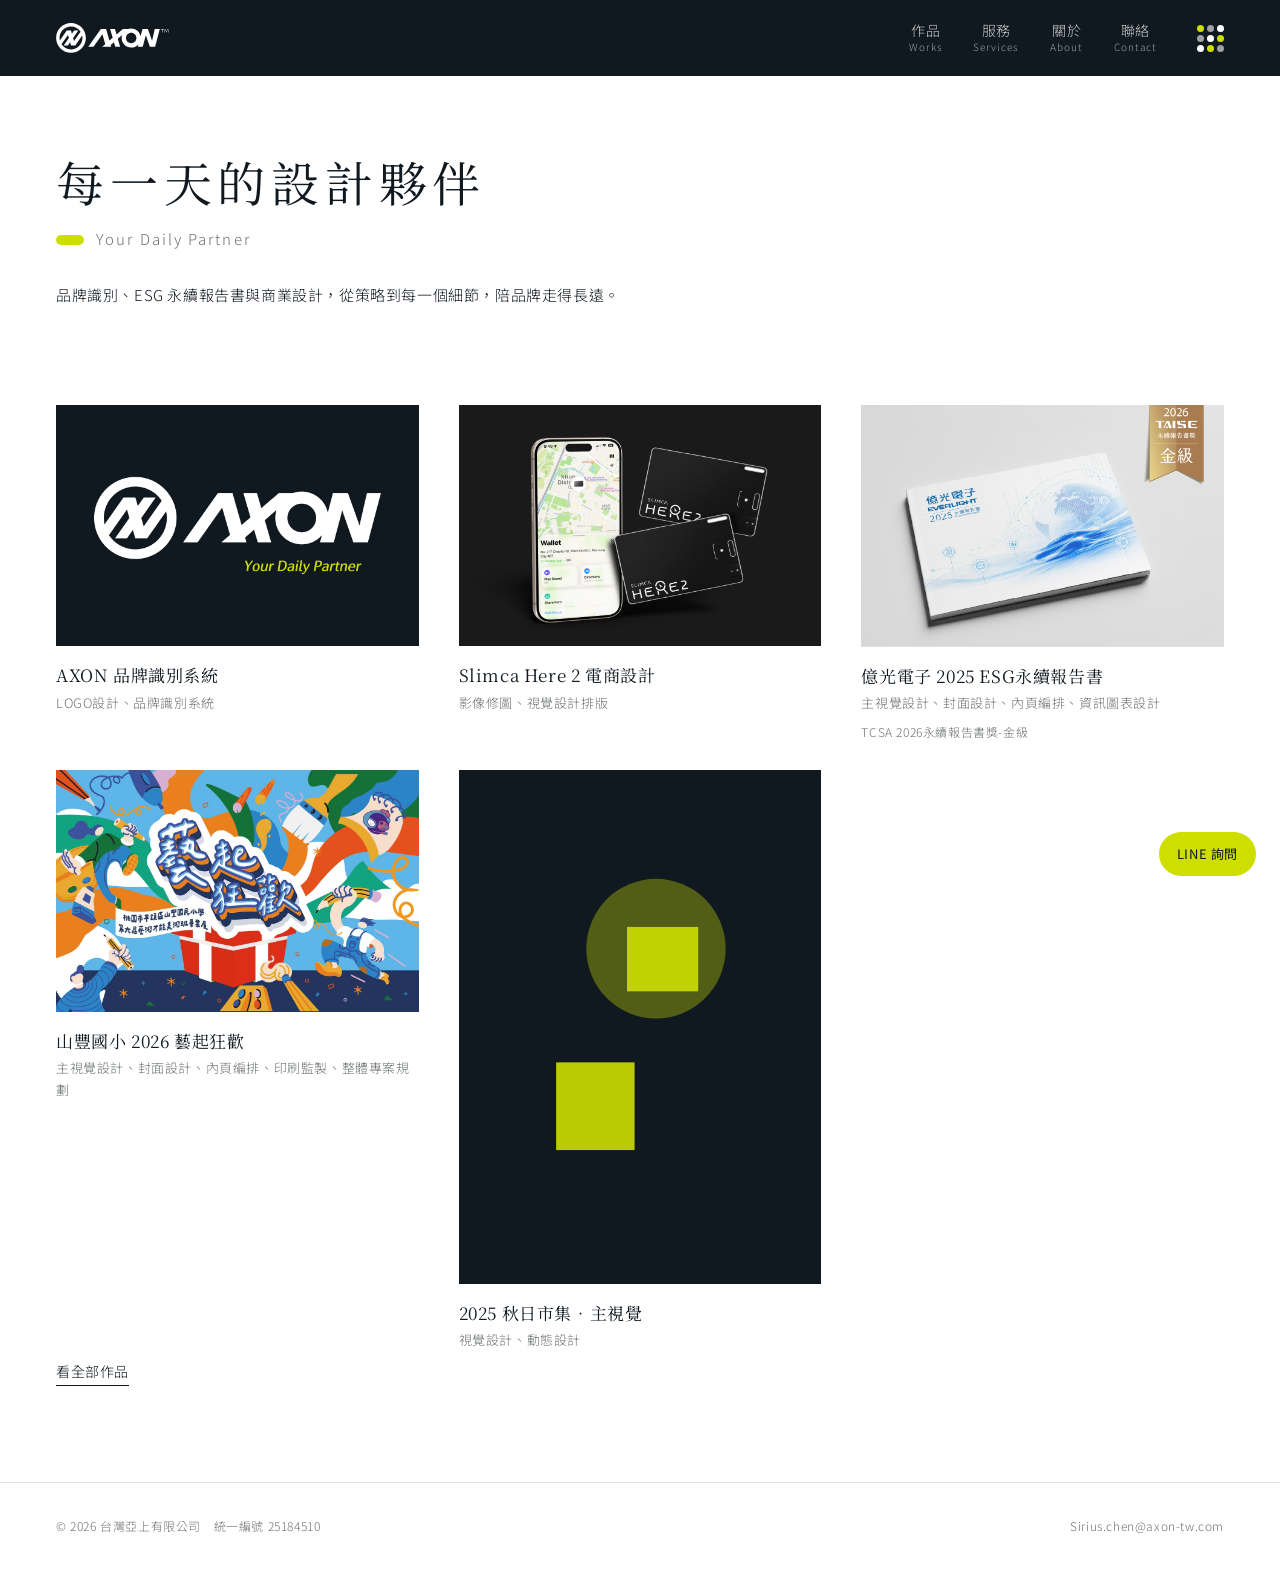
<file: index.html>
<!DOCTYPE html>
<html lang="zh-Hant-TW">
<head>
<meta charset="utf-8">
<meta name="viewport" content="width=device-width, initial-scale=1">
<title>首頁</title>
<meta name="description" content="AXON 台灣亞上是台中的設計公司，專注 ESG 永續報告書設計、品牌識別、商業設計、活動企劃與網頁規劃。">
<link rel="icon" href="favicon-32.png" sizes="32x32" type="image/png">
<link rel="icon" href="favicon.svg" type="image/svg+xml">
<link rel="apple-touch-icon" href="apple-touch-icon.png">
<link rel="preconnect" href="https://fonts.googleapis.com">
<link rel="preconnect" href="https://fonts.gstatic.com" crossorigin>
<link href="https://fonts.googleapis.com/css2?family=Noto+Sans+TC:wght@300;400&family=Noto+Serif+TC:wght@400&display=swap" rel="stylesheet">
<link rel="stylesheet" href="assets/style.css">
</head>
<body data-page="home">
<main></main>
<script src="assets/app.js"></script>
</body>
</html>
</file>
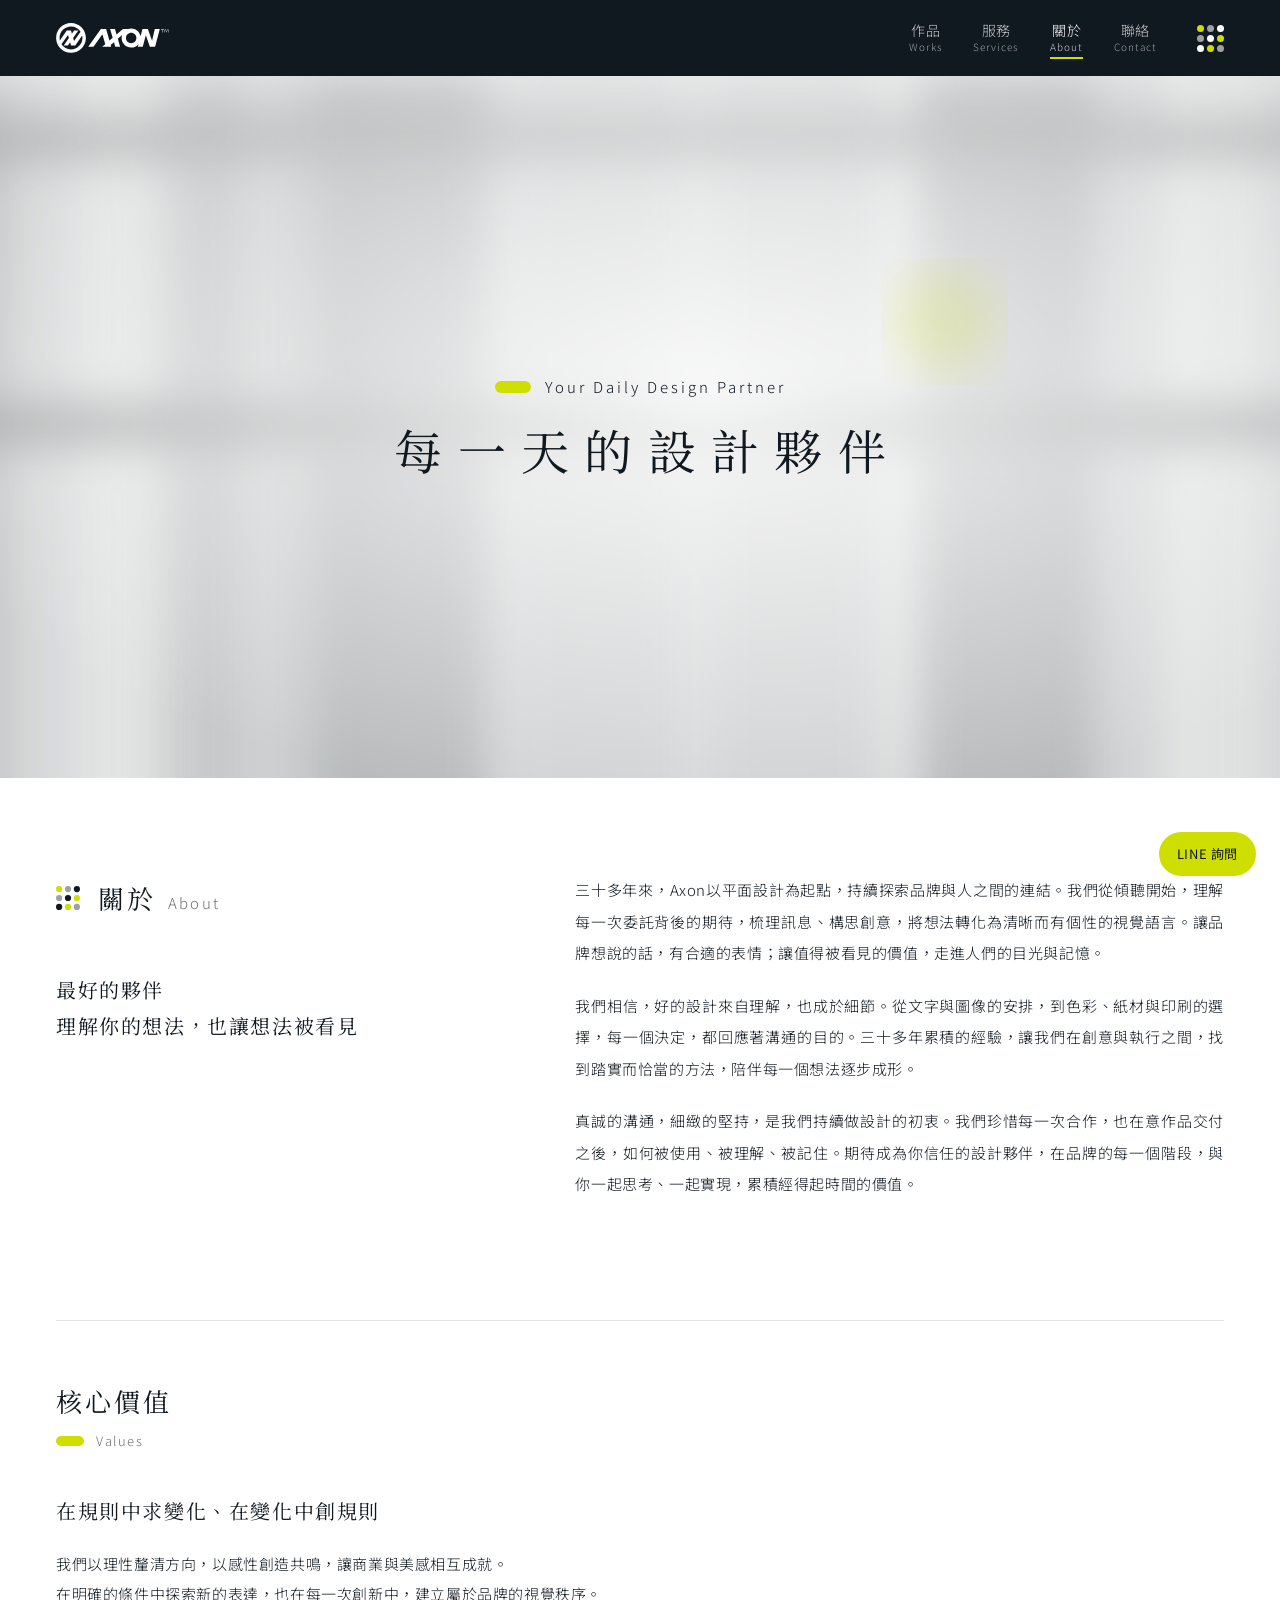
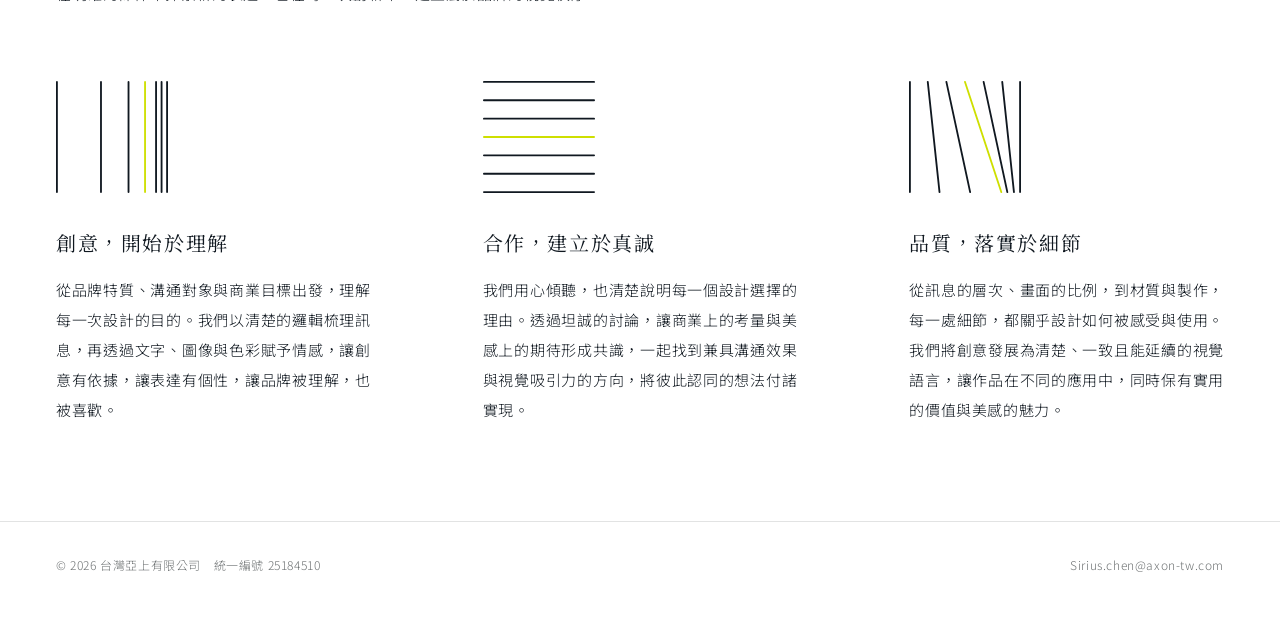
<file: about.html>
<!DOCTYPE html>
<html lang="zh-Hant-TW">
<head>
<meta charset="utf-8">
<meta name="viewport" content="width=device-width, initial-scale=1">
<title>關於</title>
<meta name="description" content="AXON 台灣亞上是台中的設計公司，專注 ESG 永續報告書設計、品牌識別、商業設計、活動企劃與網頁規劃。">
<link rel="icon" href="favicon-32.png" sizes="32x32" type="image/png">
<link rel="icon" href="favicon.svg" type="image/svg+xml">
<link rel="apple-touch-icon" href="apple-touch-icon.png">
<link rel="preconnect" href="https://fonts.googleapis.com">
<link rel="preconnect" href="https://fonts.gstatic.com" crossorigin>
<link href="https://fonts.googleapis.com/css2?family=Noto+Sans+TC:wght@300;400&family=Noto+Serif+TC:wght@400&display=swap" rel="stylesheet">
<link rel="stylesheet" href="assets/style.css">
</head>
<body data-page="about">
<main></main>
<script src="assets/app.js"></script>
</body>
</html>
</file>
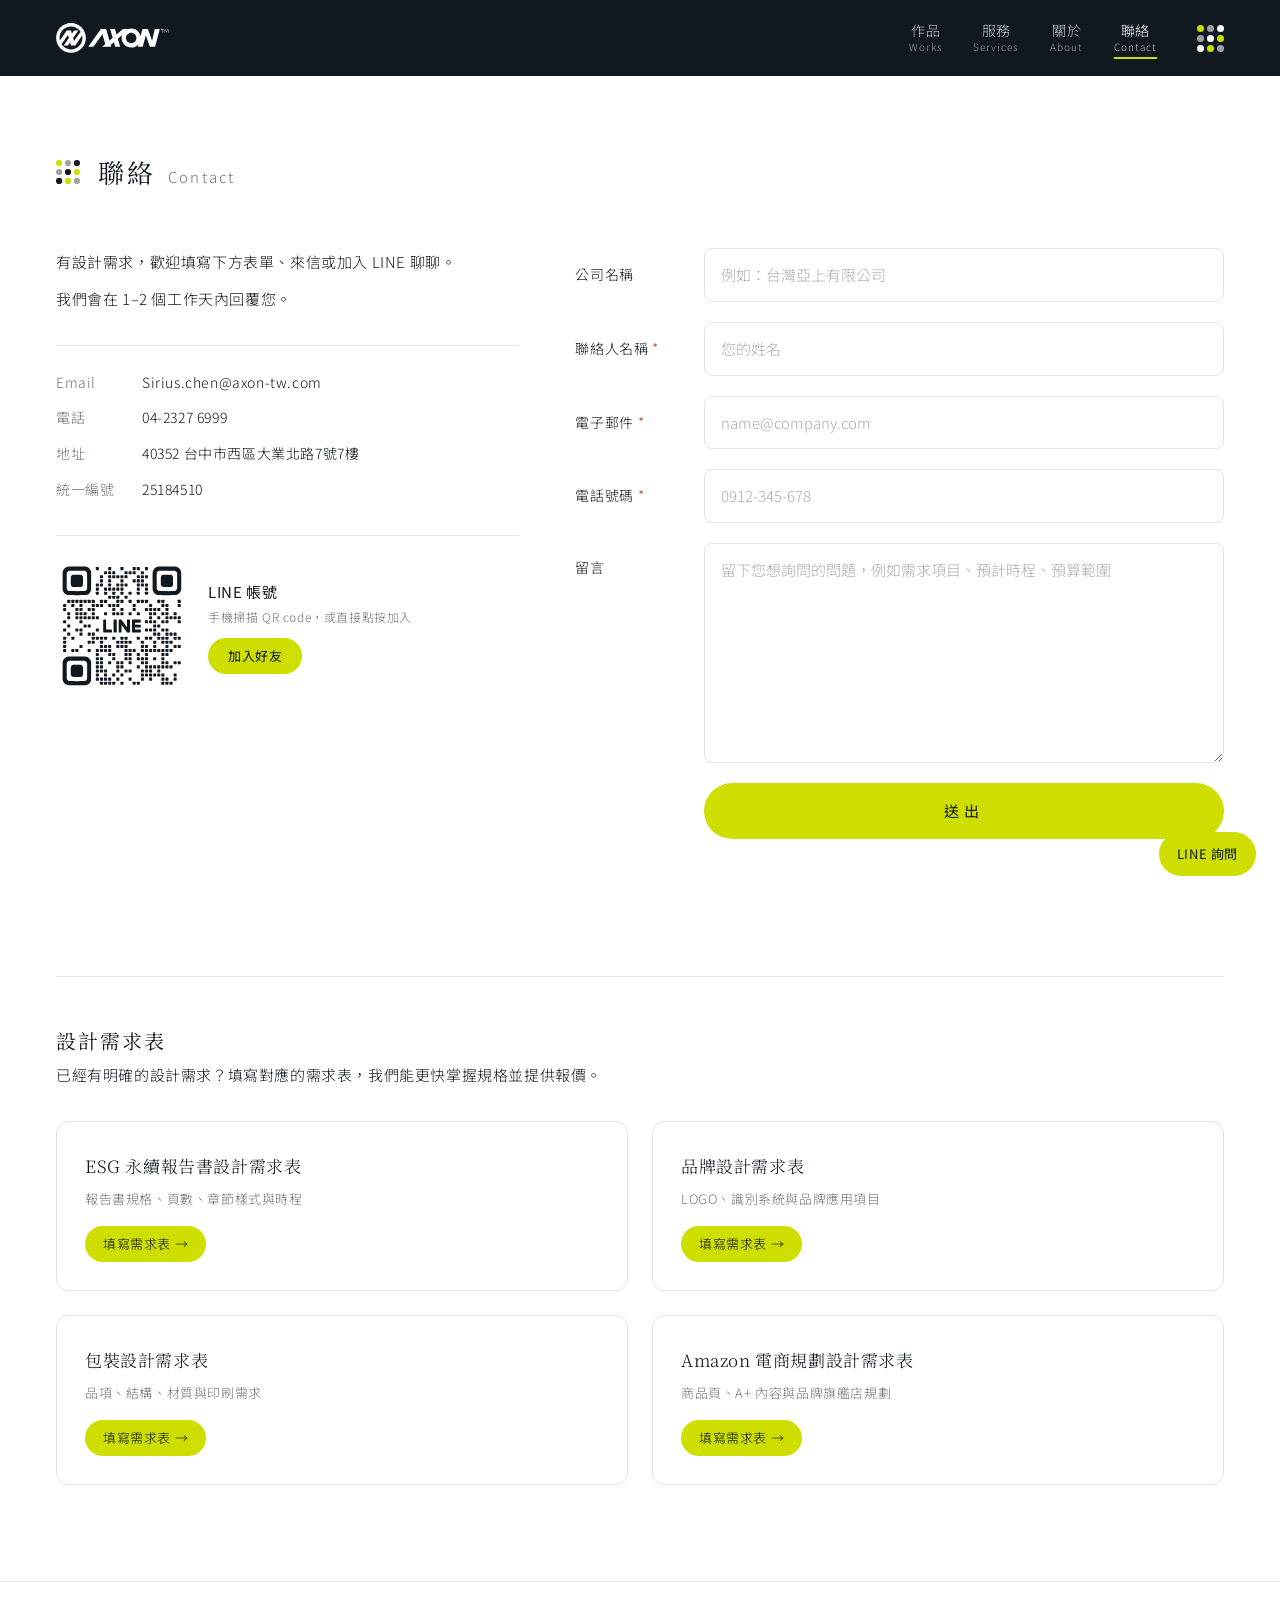
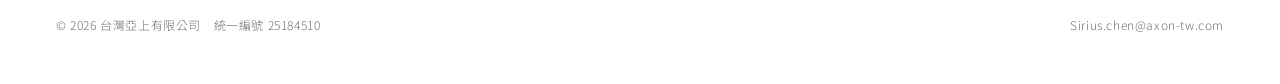
<file: contact.html>
<!DOCTYPE html>
<html lang="zh-Hant-TW">
<head>
<meta charset="utf-8">
<meta name="viewport" content="width=device-width, initial-scale=1">
<title>聯絡</title>
<meta name="description" content="AXON 台灣亞上是台中的設計公司，專注 ESG 永續報告書設計、品牌識別、商業設計、活動企劃與網頁規劃。">
<link rel="icon" href="favicon-32.png" sizes="32x32" type="image/png">
<link rel="icon" href="favicon.svg" type="image/svg+xml">
<link rel="apple-touch-icon" href="apple-touch-icon.png">
<link rel="preconnect" href="https://fonts.googleapis.com">
<link rel="preconnect" href="https://fonts.gstatic.com" crossorigin>
<link href="https://fonts.googleapis.com/css2?family=Noto+Sans+TC:wght@300;400&family=Noto+Serif+TC:wght@400&display=swap" rel="stylesheet">
<link rel="stylesheet" href="assets/style.css">
</head>
<body data-page="contact">
<main></main>
<script src="assets/app.js"></script>
</body>
</html>
</file>
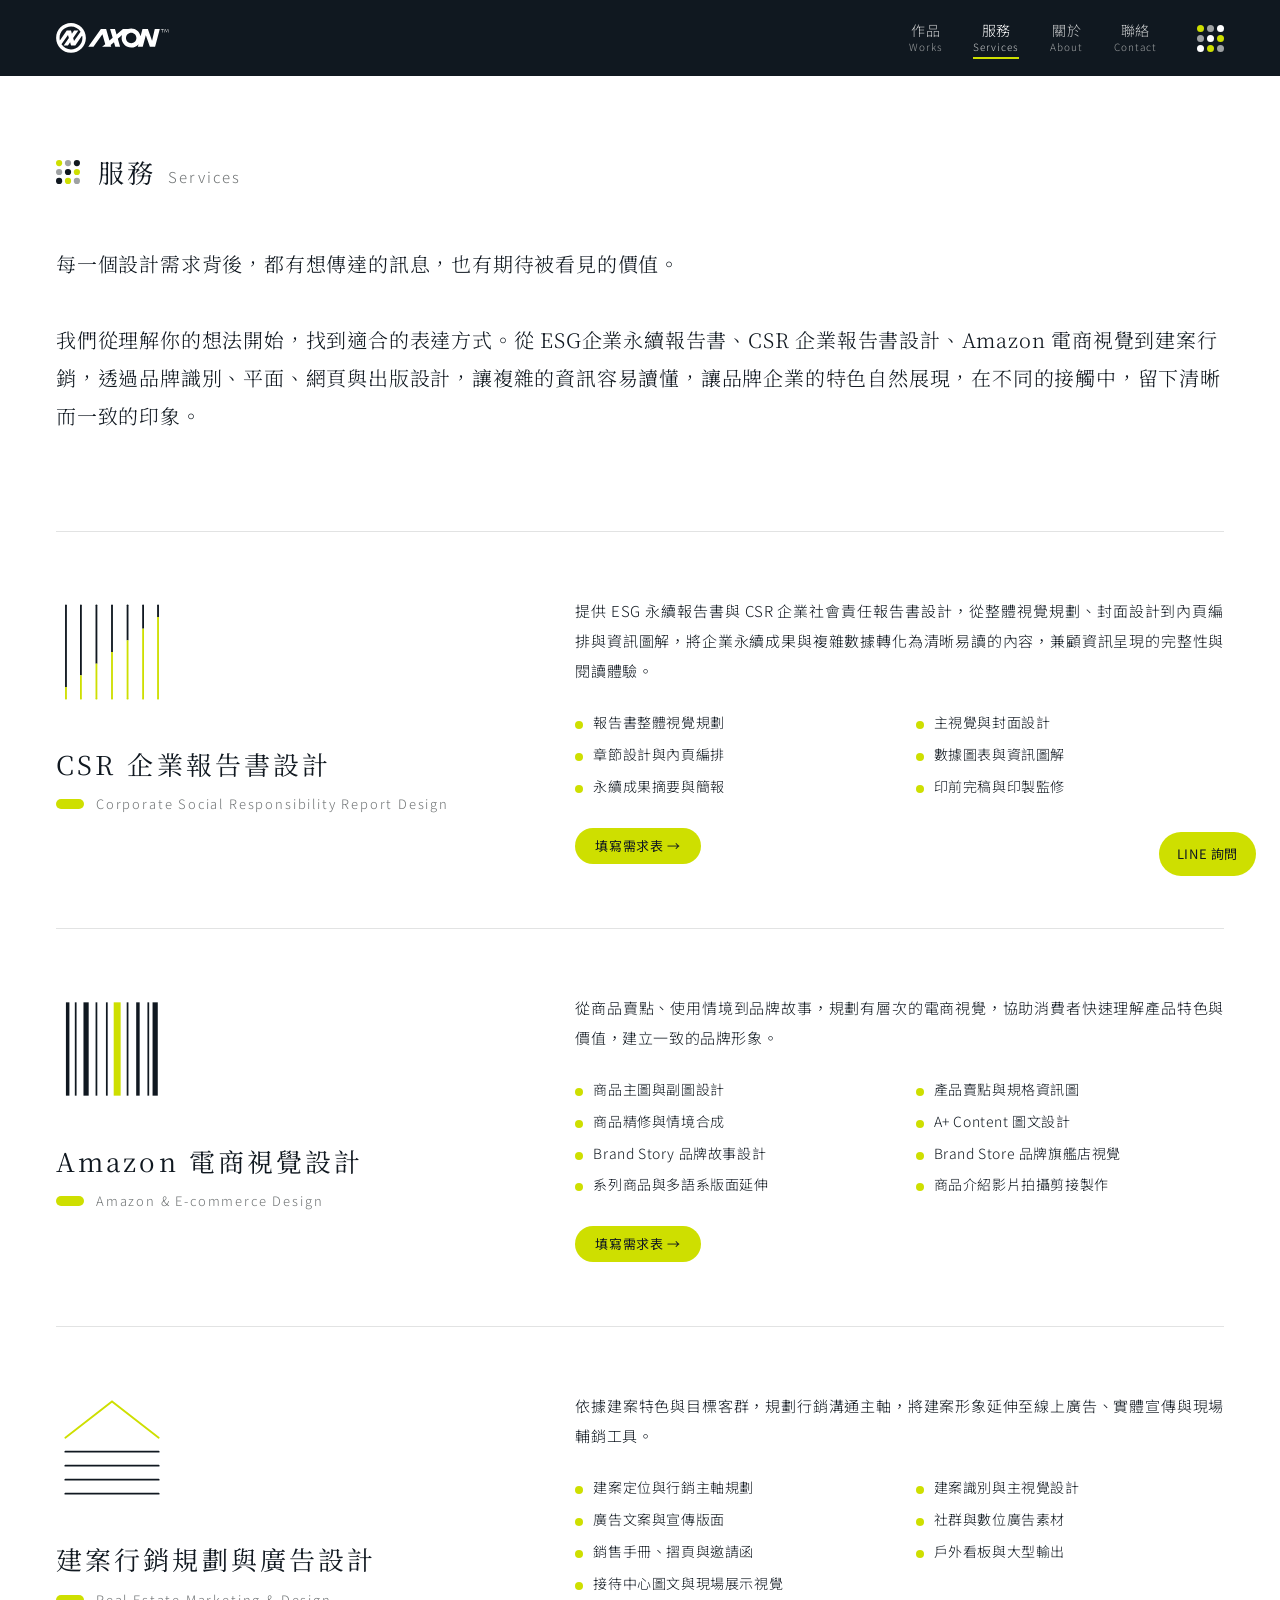
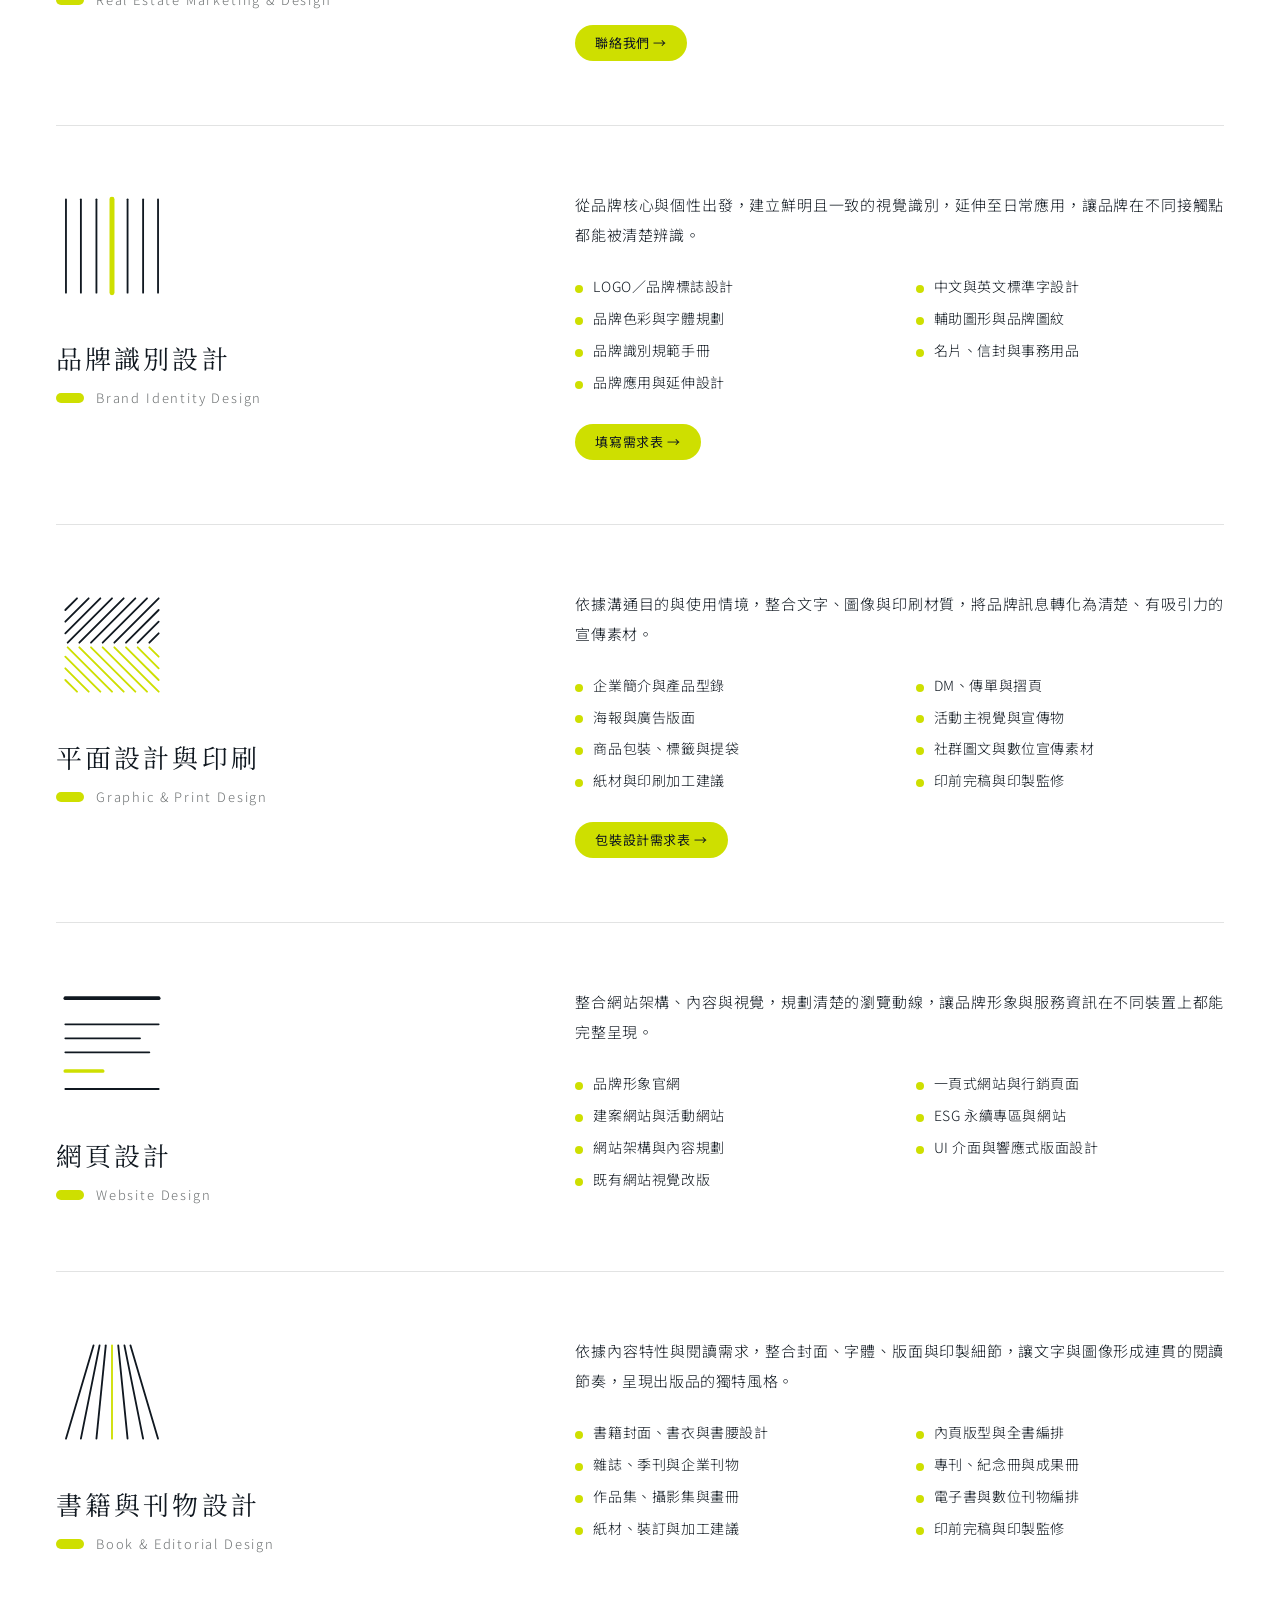
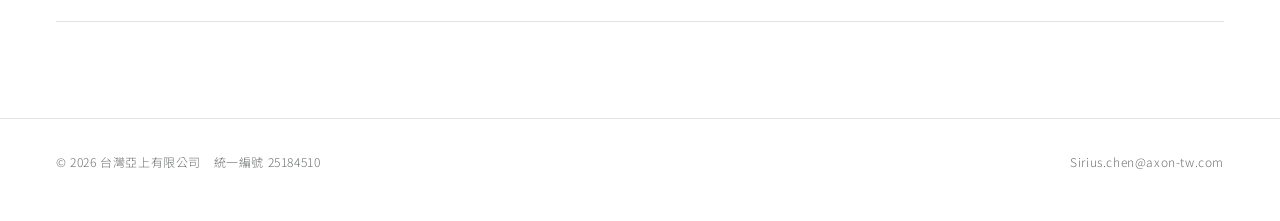
<file: services.html>
<!DOCTYPE html>
<html lang="zh-Hant-TW">
<head>
<meta charset="utf-8">
<meta name="viewport" content="width=device-width, initial-scale=1">
<title>服務</title>
<meta name="description" content="AXON 台灣亞上是台中的設計公司，專注 ESG 永續報告書設計、品牌識別、商業設計、活動企劃與網頁規劃。">
<link rel="icon" href="favicon-32.png" sizes="32x32" type="image/png">
<link rel="icon" href="favicon.svg" type="image/svg+xml">
<link rel="apple-touch-icon" href="apple-touch-icon.png">
<link rel="preconnect" href="https://fonts.googleapis.com">
<link rel="preconnect" href="https://fonts.gstatic.com" crossorigin>
<link href="https://fonts.googleapis.com/css2?family=Noto+Sans+TC:wght@300;400&family=Noto+Serif+TC:wght@400&display=swap" rel="stylesheet">
<link rel="stylesheet" href="assets/style.css">
</head>
<body data-page="services">
<main></main>
<script src="assets/app.js"></script>
</body>
</html>
</file>
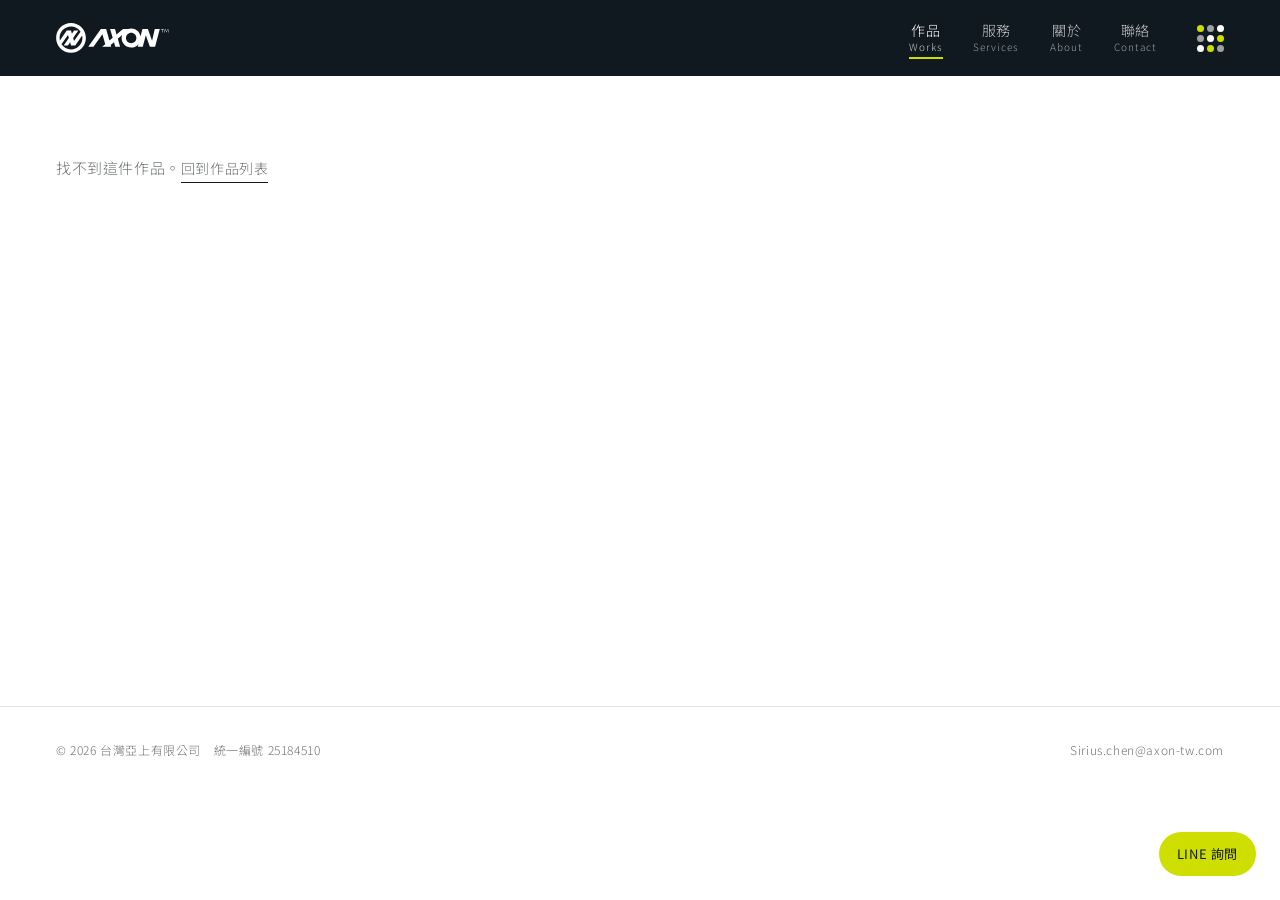
<file: work.html>
<!DOCTYPE html>
<html lang="zh-Hant-TW">
<head>
<meta charset="utf-8">
<script>
  // 舊網址 /work?w=代稱 自動轉到新網址 /work/代稱
  (function () {
    var w = new URLSearchParams(location.search).get("w");
    if (w && /^[a-z0-9-]+$/.test(w)) location.replace("/work/" + w);
  })();
</script>
<meta name="viewport" content="width=device-width, initial-scale=1">
<title>作品</title>
<meta name="description" content="AXON 台灣亞上是台中的設計公司，專注 ESG 永續報告書設計、品牌識別、商業設計、活動企劃與網頁規劃。">
<link rel="icon" href="favicon-32.png" sizes="32x32" type="image/png">
<link rel="icon" href="favicon.svg" type="image/svg+xml">
<link rel="apple-touch-icon" href="apple-touch-icon.png">
<link rel="preconnect" href="https://fonts.googleapis.com">
<link rel="preconnect" href="https://fonts.gstatic.com" crossorigin>
<link href="https://fonts.googleapis.com/css2?family=Noto+Sans+TC:wght@300;400&family=Noto+Serif+TC:wght@400&display=swap" rel="stylesheet">
<link rel="stylesheet" href="assets/style.css">
</head>
<body data-page="work">
<main></main>
<script src="assets/app.js"></script>
</body>
</html>
</file>
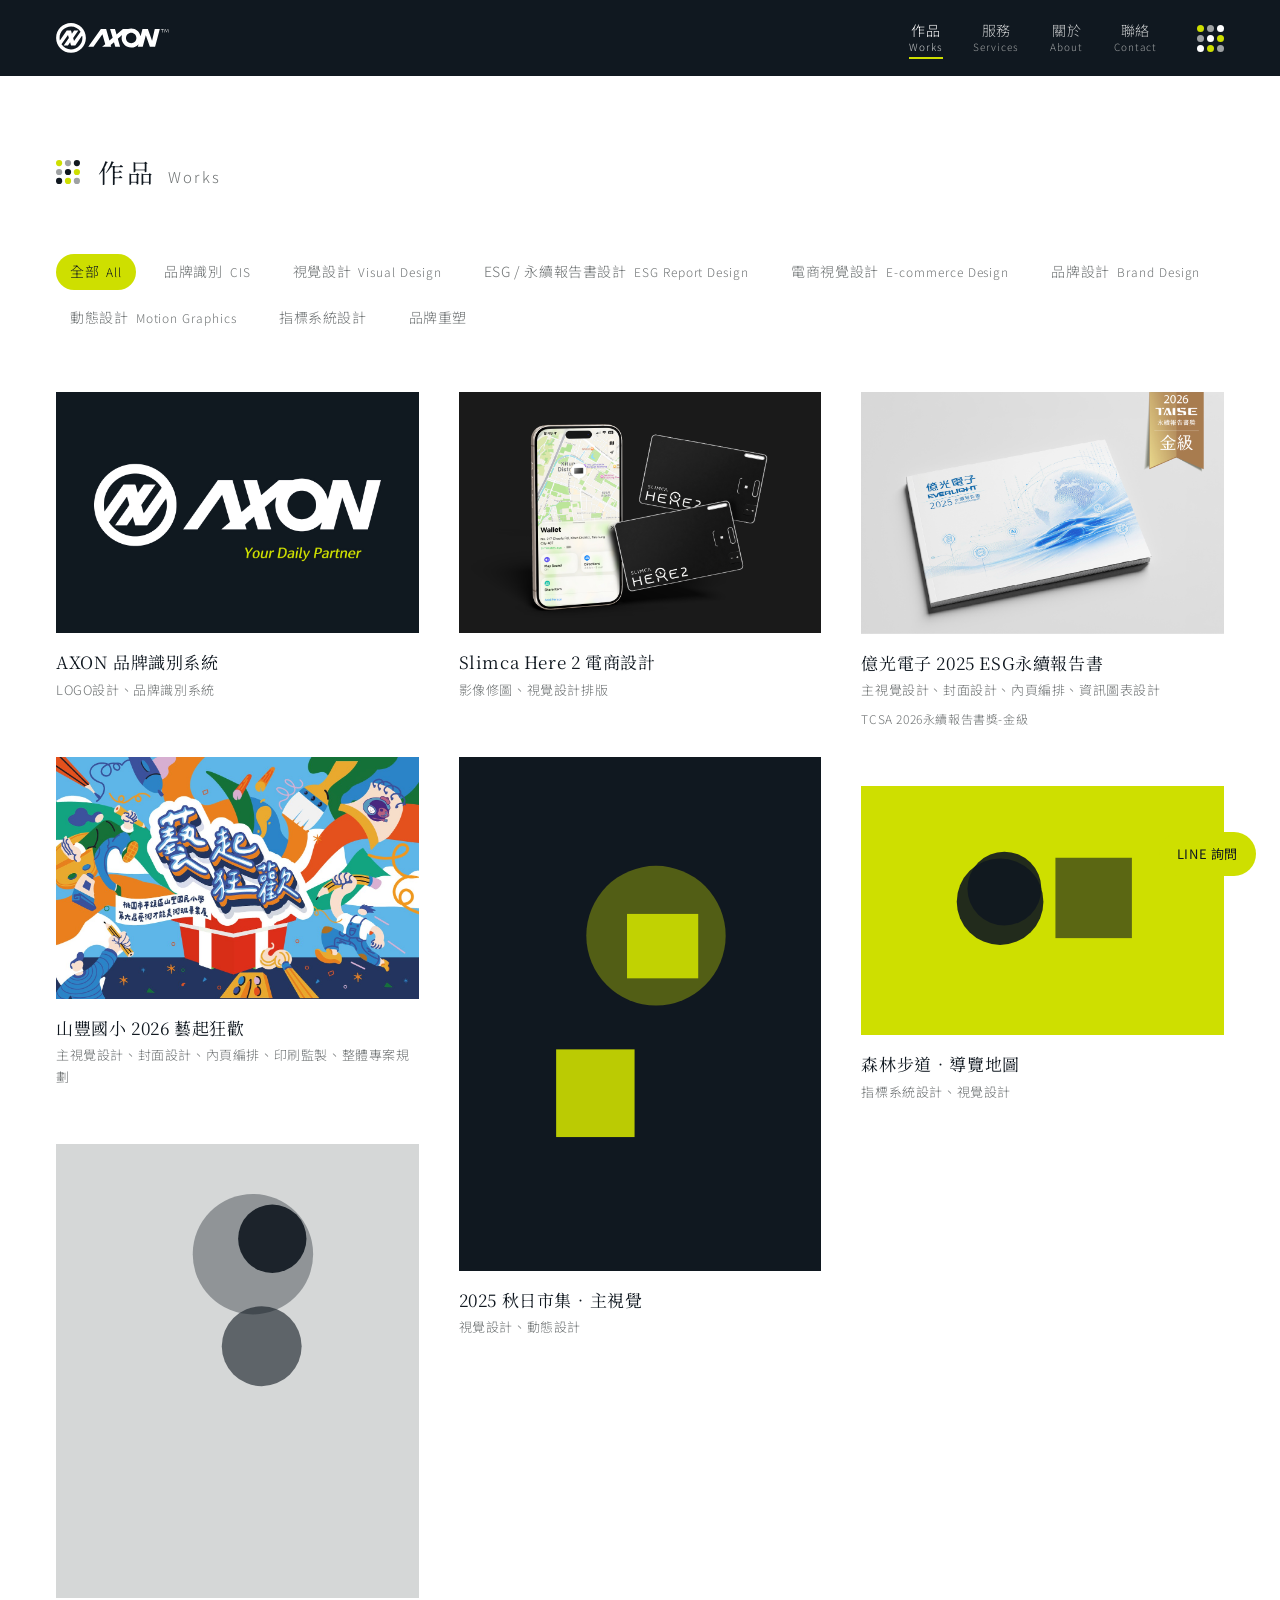
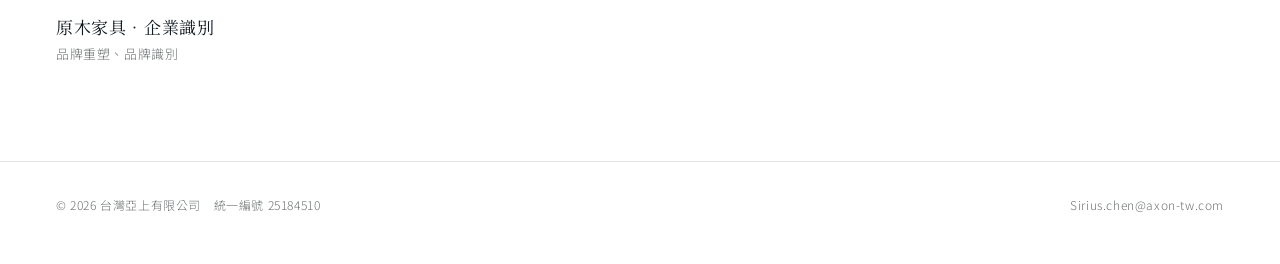
<file: works.html>
<!DOCTYPE html>
<html lang="zh-Hant-TW">
<head>
<meta charset="utf-8">
<meta name="viewport" content="width=device-width, initial-scale=1">
<title>作品</title>
<meta name="description" content="AXON 台灣亞上是台中的設計公司，專注 ESG 永續報告書設計、品牌識別、商業設計、活動企劃與網頁規劃。">
<link rel="icon" href="favicon-32.png" sizes="32x32" type="image/png">
<link rel="icon" href="favicon.svg" type="image/svg+xml">
<link rel="apple-touch-icon" href="apple-touch-icon.png">
<link rel="preconnect" href="https://fonts.googleapis.com">
<link rel="preconnect" href="https://fonts.gstatic.com" crossorigin>
<link href="https://fonts.googleapis.com/css2?family=Noto+Sans+TC:wght@300;400&family=Noto+Serif+TC:wght@400&display=swap" rel="stylesheet">
<link rel="stylesheet" href="assets/style.css">
</head>
<body data-page="works">
<main></main>
<script src="assets/app.js"></script>
</body>
</html>
</file>
<file: assets/style.css>
:root {
  /* AXON 標準色 */
  --black: #101820;   /* Pantone Black 6C */
  --lime:  #CEDF00;   /* Pantone 389C */
  --gray:  #9FA2A3;   /* Pantone 422C（裝飾用，文字對比不足） */
  /* 介面用色 */
  --paper: #FFFFFF;
  --ink: var(--black);
  --mute: #6E7273;    /* 加深的 422C，用於次要文字 */
  --line: #E2E3E3;
  --moss: var(--black); /* 互動強調（hover、focus） */
  --serif: "Noto Serif TC", "Noto Serif CJK TC", "Songti TC", "PMingLiU", serif;
  --sans: "Noto Sans TC", "Noto Sans CJK TC", "PingFang TC", "Microsoft JhengHei", sans-serif;
  color-scheme: light;
}

* { box-sizing: border-box; margin: 0; padding: 0; }
html { -webkit-text-size-adjust: 100%; }
body {
  background: var(--paper);
  color: var(--ink);
  font-family: var(--sans);
  font-weight: 300;
  font-size: 15px;
  line-height: 1.85;
  letter-spacing: .04em;
}
img { display: block; max-width: 100%; height: auto; }
a { color: inherit; text-decoration: none; }
a:focus-visible, button:focus-visible { outline: 2px solid var(--moss); outline-offset: 3px; }

/* Top banner：黑色橫幅（呼應名片正面） */
.banner {
  position: sticky; top: 0; z-index: 20;
  background: var(--black); color: #fff;
  display: flex; align-items: center; gap: 40px;
  padding: 0 56px; height: 76px;
}
.banner .home { display: flex; align-items: center; margin-right: auto; }
.banner .logo { height: 30px; width: auto; }
.banner .home-text { font-size: 22px; letter-spacing: .1em; }
.topbar { display: flex; gap: 2.2em; font-size: 14px; }
.topbar a { display: flex; flex-direction: column; align-items: center; line-height: 1.35; color: #C9CBCC; padding: 4px 0; border-bottom: 2px solid transparent; }
.topbar .nav-en { font-size: 10px; letter-spacing: .1em; color: var(--gray); }
.topbar a:hover .nav-en, .topbar a[aria-current="page"] .nav-en { color: #C9CBCC; }
.topbar a:hover { color: #fff; }
.topbar a[aria-current="page"] { color: #fff; border-color: var(--lime); }
.dots { display: grid; grid-template-columns: repeat(3, 7px); gap: 3px; }
.dots i { width: 7px; height: 7px; border-radius: 50%; display: block; }
.dots .l { background: var(--lime); } .dots .g { background: var(--gray); } .dots .w { background: #fff; }
.banner a:focus-visible { outline-color: var(--lime); }

main { padding: 72px 56px 96px; min-height: 70vh; max-width: 1440px; margin: 0 auto; }

.hero { margin-bottom: 96px; }
.hero h1 { font-family: var(--serif); font-weight: 400; font-size: 44px; line-height: 1.4; letter-spacing: .12em; }
.hero-en { margin-top: 10px; font-size: 15px; letter-spacing: .14em; color: var(--mute); }
.hero-en::before { content: ""; display: inline-block; width: 28px; height: 10px; border-radius: 999px; background: var(--lime); margin-right: 12px; vertical-align: 0; }
.hero-sub { margin-top: 28px; font-size: 16px; }
.page-title { font-family: var(--serif); font-size: 26px; font-weight: 400; margin-bottom: 40px; letter-spacing: .12em; }
.page-title .page-en { display: block; margin-top: 4px; font-family: var(--sans); font-size: 13px; font-weight: 300; letter-spacing: .14em; color: var(--mute); }

/* Category filter: 中文 + English */
.filter { display: flex; flex-wrap: wrap; gap: .7em 1em; margin: 0 -14px 56px; font-size: 14px; }
.en { font-size: .82em; letter-spacing: .08em; margin-left: .3em; }
.filter .en, .meta .en { color: var(--mute); }
.filter button[aria-pressed="true"] .en { color: inherit; }
.meta dd a:hover { color: var(--moss); }
.filter button {
  background: none; border: 0; font: inherit; color: var(--mute); cursor: pointer; letter-spacing: inherit;
  padding: 5px 14px; border-radius: 999px;
}
.filter button:hover { color: var(--ink); background: #F1F2F2; }
.filter button[aria-pressed="true"]:hover { background: var(--lime); }
.filter button[aria-pressed="true"] { color: var(--ink); background: var(--lime); }

/* Works grid: uneven heights, like a pinned wall */
.grid { display: flex; align-items: flex-start; column-gap: 40px; margin-bottom: -56px; }
.grid-col { flex: 1 1 0; min-width: 0; }
.grid > .notice { flex: 1 1 100%; }
.card { padding-bottom: 56px; display: block; }
.card img { width: 100%; background: var(--line); transition: opacity .3s; }
.card:hover img { opacity: .85; }
.card:hover .ttl { box-shadow: inset 0 -6px 0 var(--lime); }
.card .ttl { margin-top: 16px; font-family: var(--serif); font-size: 17px; font-weight: 400; line-height: 1.5; }
.card .tasks { margin-top: 4px; font-size: 13px; line-height: 1.7; color: var(--mute); }
.card .yr { margin-top: 10px; font-size: 12px; font-weight: 400; letter-spacing: .06em; color: var(--mute); }
.card .award { margin-top: 8px; font-size: 12px; line-height: 1.7; color: var(--mute); }
.more { display: inline-block; margin-top: 8px; font-size: 14px; border-bottom: 1px solid var(--ink); }

/* Single work */
.work-head { display: grid; grid-template-columns: minmax(0, 1fr) minmax(0, 1.4fr); grid-template-areas: "title title" "meta desc"; column-gap: 56px; row-gap: 28px; align-items: start; margin-bottom: 64px; }
.work-head > div:first-child { display: contents; }
.work-head h1 { grid-area: title; font-family: var(--serif); font-size: 28px; font-weight: 400; line-height: 1.5; }
.meta { display: grid; grid-template-columns: auto 1fr; gap: 4px 20px; margin-top: 28px; font-size: 13px; }
.work-head .meta { grid-area: meta; margin-top: 0; }
.meta dt { color: var(--mute); }
.work-desc { grid-area: desc; font-size: 15px; }
.work-desc, .b-text, .b-split-text { text-align: justify; text-justify: inter-character; }
.work-images { display: grid; gap: 32px; }
.pager { display: flex; justify-content: space-between; gap: 24px; margin-top: 72px; padding-top: 24px; border-top: 1px solid var(--line); font-size: 14px; }
.pager a:hover { color: var(--moss); }

/* 內容區塊（作品內頁） */
.blocks { display: grid; gap: 56px; }
.b-heading { font-family: var(--serif); font-weight: 400; font-size: 24px; line-height: 1.6; letter-spacing: .1em; margin-bottom: -24px; }
.b-text { font-size: 15px; }
.b-text p + p { margin-top: 1.1em; }
.b-text strong, .work-desc strong { font-weight: 400; color: var(--ink); box-shadow: inset 0 -.45em 0 rgba(206, 223, 0, .45); }
.b-credits { display: grid; grid-template-columns: max-content 1fr; gap: 4px 24px; font-size: 13px; }
.blocks .w-full { max-width: none; }
.blocks .w-half { max-width: calc((100% - 24px) / 2); }
.blocks .w-third { max-width: calc((100% - 48px) / 3); }
.b-credits dt { color: var(--mute); }
.b-credits .full { grid-column: 1 / -1; }
.b-images { display: grid; gap: 24px; margin: 0; }
.b-images.cols-2 { grid-template-columns: 1fr 1fr; }
.b-images.cols-3 { grid-template-columns: repeat(3, 1fr); }
.b-images img { width: 100%; }
.b-images.r-1-1 img, .b-images.r-3-2 img, .b-images.r-4-5 img { height: auto; object-fit: cover; }
.b-images.r-1-1 img { aspect-ratio: 1 / 1; }
.b-images.r-3-2 img { aspect-ratio: 3 / 2; }
.b-images.r-4-5 img { aspect-ratio: 4 / 5; }
.b-images figcaption { grid-column: 1 / -1; font-size: 13px; color: var(--mute); }
.b-images.gap-0 { gap: 0; }
.b-images.gap-0 figcaption { margin-top: 24px; }
.b-split { display: grid; grid-template-columns: 1.2fr 1fr; gap: 48px; align-items: center; }
.b-split.img-right .b-split-img { order: 2; }
.b-split-text { font-size: 15px; }
.b-split-text p + p { margin-top: 1.1em; }
.b-rule { border: 0; border-top: 1px solid var(--line); margin: 8px 0; }

/* 服務頁 */
.svc-intro { font-family: var(--serif); font-size: 22px; line-height: 1.9; letter-spacing: .04em; margin-bottom: 96px; }
.svc-row { display: grid; grid-template-columns: minmax(0, 1fr) minmax(0, 1.4fr); column-gap: 56px; padding: 64px 0; border-top: 1px solid var(--line); }
.svc-row:last-child { border-bottom: 1px solid var(--line); }
.svc-icon { display: block; width: 112px; height: 112px; margin-bottom: 32px; }
.svc-title { margin-bottom: 0; }
.svc-title .page-en::before { content: ""; display: inline-block; width: 28px; height: 10px; border-radius: 999px; background: var(--lime); margin-right: 12px; vertical-align: 0; }
.svc-desc { font-size: 15px; line-height: 2; text-align: justify; text-justify: inter-character; }
.svc-items { list-style: none; display: grid; grid-template-columns: 1fr 1fr; gap: 6px 32px; margin-top: 24px; font-size: 14px; }
.svc-items li { position: relative; padding-left: 18px; }
.svc-items li::before { content: ""; position: absolute; left: 0; top: .78em; width: 8px; height: 8px; border-radius: 50%; background: var(--lime); }
.svc-cta { margin-top: 28px; }

/* 關於頁 */
html { overflow-x: hidden; }
body { overflow-x: clip; }
.about-cover { margin: -72px calc(50% - 50vw) 96px; min-height: 460px; height: min(78vh, 760px); display: flex; align-items: center; justify-content: center; text-align: center; padding: 0 20px; background: #E6E7E7 center / cover no-repeat; color: var(--ink); }
.about-cover.is-light { color: #fff; }
.about-cover.is-light .about-eyebrow { color: #fff; }
.about-eyebrow { font-size: 15px; letter-spacing: .24em; color: var(--ink); }
.about-eyebrow::before { content: ""; display: inline-block; width: 36px; height: 12px; border-radius: 999px; background: var(--lime); margin-right: 14px; vertical-align: 0; }
.about-title { margin-top: 18px; font-family: var(--serif); font-weight: 400; font-size: 52px; line-height: 1.3; letter-spacing: .32em; text-indent: .32em; }
.about-hero { display: grid; grid-template-columns: minmax(0, 1fr) minmax(0, 1.4fr); column-gap: 56px; align-items: start; }
.about-hero .page-en::before, .values .page-en::before { content: ""; display: inline-block; width: 28px; height: 10px; border-radius: 999px; background: var(--lime); margin-right: 12px; vertical-align: 0; }
.about-lead { font-family: var(--serif); font-size: 20px; line-height: 1.9; letter-spacing: .04em; }
.about-body { font-size: 15px; line-height: 2.1; text-align: justify; text-justify: inter-character; }
.about-body p + p { margin-top: 1.4em; }
.values { margin-top: 120px; padding-top: 56px; border-top: 1px solid var(--line); }
.values-title { font-family: var(--serif); font-size: 28px; line-height: 1.6; letter-spacing: .08em; }
.values-intro { margin-top: 20px; max-width: calc((100% - 24px) / 2); font-size: 15px; line-height: 2; text-align: justify; text-justify: inter-character; }
.values-grid { display: grid; grid-template-columns: repeat(3, 1fr); gap: 112px; margin-top: 72px; }
.value-icon { width: 112px; height: 112px; }
.value-title { margin-top: 32px; font-family: var(--serif); font-weight: 400; font-size: 21px; letter-spacing: .1em; }
.value-text { margin-top: 14px; font-size: 15px; line-height: 2; text-align: justify; text-justify: inter-character; }

/* 聯絡頁 */
.contact-grid { display: grid; grid-template-columns: minmax(0, 1fr) minmax(0, 1.4fr); column-gap: 56px; align-items: start; }
.contact-intro { font-size: 15px; margin-bottom: 32px; }
.contact-intro p + p { margin-top: .6em; }
.info-list { display: grid; grid-template-columns: 5em 1fr; gap: 10px 16px; font-size: 14px; padding-top: 24px; border-top: 1px solid var(--line); }
.info-list dt { color: var(--mute); }
.line-box { display: flex; gap: 20px; align-items: center; margin-top: 32px; padding-top: 24px; border-top: 1px solid var(--line); }
.line-box img { width: 132px; height: 132px; }
.line-title { font-size: 15px; font-weight: 400; }
.line-note { font-size: 12px; color: var(--mute); margin-bottom: 10px; }
.pill { display: inline-block; background: var(--lime); color: var(--ink); font-size: 13px; font-weight: 400; padding: 6px 20px; border-radius: 999px; }
.pill:hover { background: var(--ink); color: var(--lime); }
.contact-form { display: grid; gap: 20px; }
.f-row { display: grid; grid-template-columns: 7.5em 1fr; gap: 16px; align-items: center; }
.f-row.f-top { align-items: start; }
.f-top .f-label { padding-top: 12px; }
.f-label { font-size: 14px; }
.f-label i { font-style: normal; color: #D93025; margin-left: 4px; }
.contact-form input, .contact-form textarea { width: 100%; font: inherit; font-size: 15px; color: var(--ink); background: #fff; border: 1px solid var(--line); border-radius: 8px; padding: 12px 16px; }
.contact-form textarea { resize: vertical; min-height: 180px; }
.contact-form input::placeholder, .contact-form textarea::placeholder { color: #A9ACAD; }
.contact-form input:focus, .contact-form textarea:focus { outline: none; border-color: var(--ink); }
.contact-form .hp { position: absolute; left: -9999px; width: 1px; height: 1px; opacity: 0; }
.submit { width: 100%; font: inherit; font-size: 15px; font-weight: 400; letter-spacing: .3em; color: var(--ink); background: var(--lime); border: 0; border-radius: 999px; padding: 14px; cursor: pointer; }
.submit:hover { background: var(--ink); color: var(--lime); }
.submit:disabled { opacity: .6; cursor: progress; }
.form-status { font-size: 14px; min-height: 1.5em; }
.form-status.is-ok { color: var(--ink); }
.form-status.is-ok::before { content: ""; display: inline-block; width: 18px; height: 8px; border-radius: 999px; background: var(--lime); margin-right: 8px; vertical-align: 1px; }
.form-status.is-error { color: #D93025; }
.req { margin-top: 96px; padding-top: 48px; border-top: 1px solid var(--line); }
.req-intro { font-size: 15px; margin: 32px 0 32px; }
.req-grid { display: grid; grid-template-columns: repeat(2, 1fr); gap: 24px; }
.req-card { display: flex; flex-direction: column; gap: 6px; padding: 28px; border: 1px solid var(--line); border-radius: 12px; min-height: 170px; }
.req-card:hover { border-color: var(--ink); }
.req-title { font-family: var(--serif); font-size: 18px; }
.req-desc { font-size: 13px; color: var(--mute); }
.req-go { margin-top: auto; align-self: flex-start; background: var(--lime); font-size: 13px; padding: 6px 18px; border-radius: 999px; }
.req-card:not(.is-soon):hover .req-go { background: var(--ink); color: var(--lime); }
.req-card.is-soon { cursor: default; }
.req-card.is-soon:hover { border-color: var(--line); }
.req-card.is-soon .req-go { background: #F1F2F2; color: var(--mute); }

/* Services / about / contact */
.list { max-width: 44em; }
.list > div { display: grid; grid-template-columns: 9em 1fr; gap: 24px; padding: 28px 0; border-top: 1px solid var(--line); }
.list h2 { font-family: var(--serif); font-size: 18px; font-weight: 400; }
.prose { max-width: 34em; font-size: 16px; }
.prose p + p { margin-top: 1.2em; }

footer {
  padding: 32px 56px 48px; border-top: 1px solid var(--line);
  display: flex; flex-wrap: wrap; justify-content: space-between; gap: 12px;
  font-size: 12px; color: var(--mute);
}
footer nav { display: flex; gap: 1.6em; }
footer a:hover { color: var(--ink); }

.line-btn {
  position: fixed; right: 24px; bottom: 24px; z-index: 10;
  background: var(--lime); color: var(--ink); font-size: 13px; font-weight: 400;
  padding: 10px 18px; border-radius: 999px;
}
.line-btn:hover { background: var(--ink); color: var(--lime); }

.notice { color: var(--mute); }

@media (max-width: 760px) {
  .banner { height: 60px; padding: 0 20px; gap: 18px; }
  .banner .logo { height: 22px; }
  .topbar { gap: 1.2em; font-size: 13px; }
  .topbar .nav-en { font-size: 9px; letter-spacing: .04em; }
  .dots { display: none; }
  main { padding: 40px 20px 72px; }
  .hero { margin-bottom: 56px; }
  .hero h1 { font-size: 28px; letter-spacing: .08em; }
  .hero-sub { font-size: 15px; }
  .grid { column-gap: 0; }
  .work-head { grid-template-columns: 1fr; grid-template-areas: "title" "meta" "desc"; row-gap: 24px; }
  .list > div { grid-template-columns: 1fr; gap: 6px; }
  .contact-grid { grid-template-columns: 1fr; row-gap: 48px; }
  .line-btn { display: none; }
  .svc-intro { font-size: 18px; margin-bottom: 56px; }
  .svc-row { grid-template-columns: 1fr; row-gap: 24px; padding: 40px 0; }
  .svc-items { grid-template-columns: 1fr; }
  .svc-icon { width: 88px; height: 88px; margin-bottom: 24px; }
  .about-cover { margin: -40px calc(50% - 50vw) 56px; min-height: 360px; height: 62vh; }
  .about-eyebrow { font-size: 12px; letter-spacing: .16em; }
  .about-eyebrow::before { width: 26px; height: 9px; margin-right: 10px; }
  .about-title { font-size: 30px; letter-spacing: .2em; text-indent: .2em; }
  .about-hero { grid-template-columns: 1fr; row-gap: 32px; }
  .about-lead { font-size: 18px; }
  .values { margin-top: 80px; }
  .values-title { font-size: 22px; }
  .values-intro { max-width: none; }
  .values-grid { grid-template-columns: 1fr; gap: 56px; margin-top: 48px; }
  .value-icon { width: 88px; height: 88px; }
  .f-row { grid-template-columns: 1fr; gap: 6px; }
  .f-row > span:empty { display: none; }
  .f-top .f-label { padding-top: 0; }
  .req-grid { grid-template-columns: 1fr; }
  .blocks { gap: 40px; }
  .b-heading { font-size: 20px; margin-bottom: -16px; }
  .blocks .w-half, .blocks .w-third { max-width: none; }
  /* 手機版：2 欄、3 欄圖片區塊改為單欄，一張圖一排；圖片間距 16px（無間距區塊維持 0） */
  .b-images.cols-2, .b-images.cols-3 { grid-template-columns: 1fr; }
  .b-images.cols-2:not(.gap-0), .b-images.cols-3:not(.gap-0) { gap: 16px; }
  .b-split { grid-template-columns: 1fr; gap: 20px; }
  .b-split.img-right .b-split-img { order: 0; }
  footer { padding: 24px 20px 80px; }
}

@media (prefers-reduced-motion: reduce) { * { transition: none !important; } }

/* ===== 關於頁字級整理 ===== */
.about-hero .page-en, .values .page-en { font-size: 13px; letter-spacing: .12em; }
.about-eyebrow { font-size: 15px; letter-spacing: .2em; }
.about-title { font-size: 48px; }
.about-lead, .values-title, .value-title { font-size: 20px; font-weight: 400; letter-spacing: .08em; line-height: 1.8; }
.about-body, .values-intro, .value-text { font-size: 15px; letter-spacing: .04em; }
@media (max-width: 760px) {
  .about-eyebrow { font-size: 13px; letter-spacing: .16em; }
  .about-title { font-size: 30px; }
  .about-lead, .values-title, .value-title { font-size: 18px; }
}

/* ===== 全站字級整理（其他頁）===== */
.hero h1 { font-size: 48px; }
.hero-sub { font-size: 15px; }
.en { font-size: 12px; }
.work-head h1 { font-size: 26px; }
.b-heading { font-size: 20px; margin-bottom: -28px; }
.svc-intro { font-size: 20px; }
.req-title { font-size: 17px; }
@media (max-width: 760px) {
  .hero h1 { font-size: 30px; }
  .b-heading { font-size: 18px; margin-bottom: -16px; }
  .svc-intro { font-size: 18px; }
}

/* 頁面標題：品牌圓點＋中文＋英文同一行 */
h1.page-title, .about-head .page-title { position: relative; display: flex; align-items: baseline; flex-wrap: wrap; column-gap: 12px; padding-left: 42px; margin-bottom: 56px; }
h1.page-title::before, .about-head .page-title::before { content: ""; position: absolute; left: 0; top: 12px; width: 24px; height: 24px; background: url("data:image/svg+xml,%3Csvg xmlns='http://www.w3.org/2000/svg' viewBox='0 0 27 27'%3E%3Ccircle cx='3.5' cy='3.5' r='3.5' fill='%23CEDF00'/%3E%3Ccircle cx='13.5' cy='3.5' r='3.5' fill='%239FA2A3'/%3E%3Ccircle cx='23.5' cy='3.5' r='3.5' fill='%23101820'/%3E%3Ccircle cx='3.5' cy='13.5' r='3.5' fill='%239FA2A3'/%3E%3Ccircle cx='13.5' cy='13.5' r='3.5' fill='%23101820'/%3E%3Ccircle cx='23.5' cy='13.5' r='3.5' fill='%23CEDF00'/%3E%3Ccircle cx='3.5' cy='23.5' r='3.5' fill='%23101820'/%3E%3Ccircle cx='13.5' cy='23.5' r='3.5' fill='%23CEDF00'/%3E%3Ccircle cx='23.5' cy='23.5' r='3.5' fill='%239FA2A3'/%3E%3C/svg%3E") center / contain no-repeat; }
h1.page-title .page-en, .about-head .page-title .page-en { display: inline; margin-top: 0; font-size: 15px; letter-spacing: .14em; }
.about-head .page-title .page-en::before { content: none; }
.filter { margin-left: 0; }
@media (max-width: 760px) {
  h1.page-title, .about-head .page-title { padding-left: 38px; column-gap: 10px; margin-bottom: 40px; }
  h1.page-title::before, .about-head .page-title::before { top: 14px; width: 20px; height: 20px; }
  h1.page-title .page-en, .about-head .page-title .page-en { font-size: 13px; }
}
/* 標題到下方內容的視覺距離統一為 64px */
body[data-page="works"] h1.page-title { margin-bottom: 58px; }
body[data-page="services"] h1.page-title { margin-bottom: 49px; }
.about-head .page-title { margin-bottom: 50px; }
body[data-page="contact"] h1.page-title { margin-bottom: 52px; }

/* 圖片保護：禁止拖曳、手機長按選單 */
img { -webkit-user-drag: none; user-drag: none; -webkit-user-select: none; user-select: none; -webkit-touch-callout: none; }
</file>
